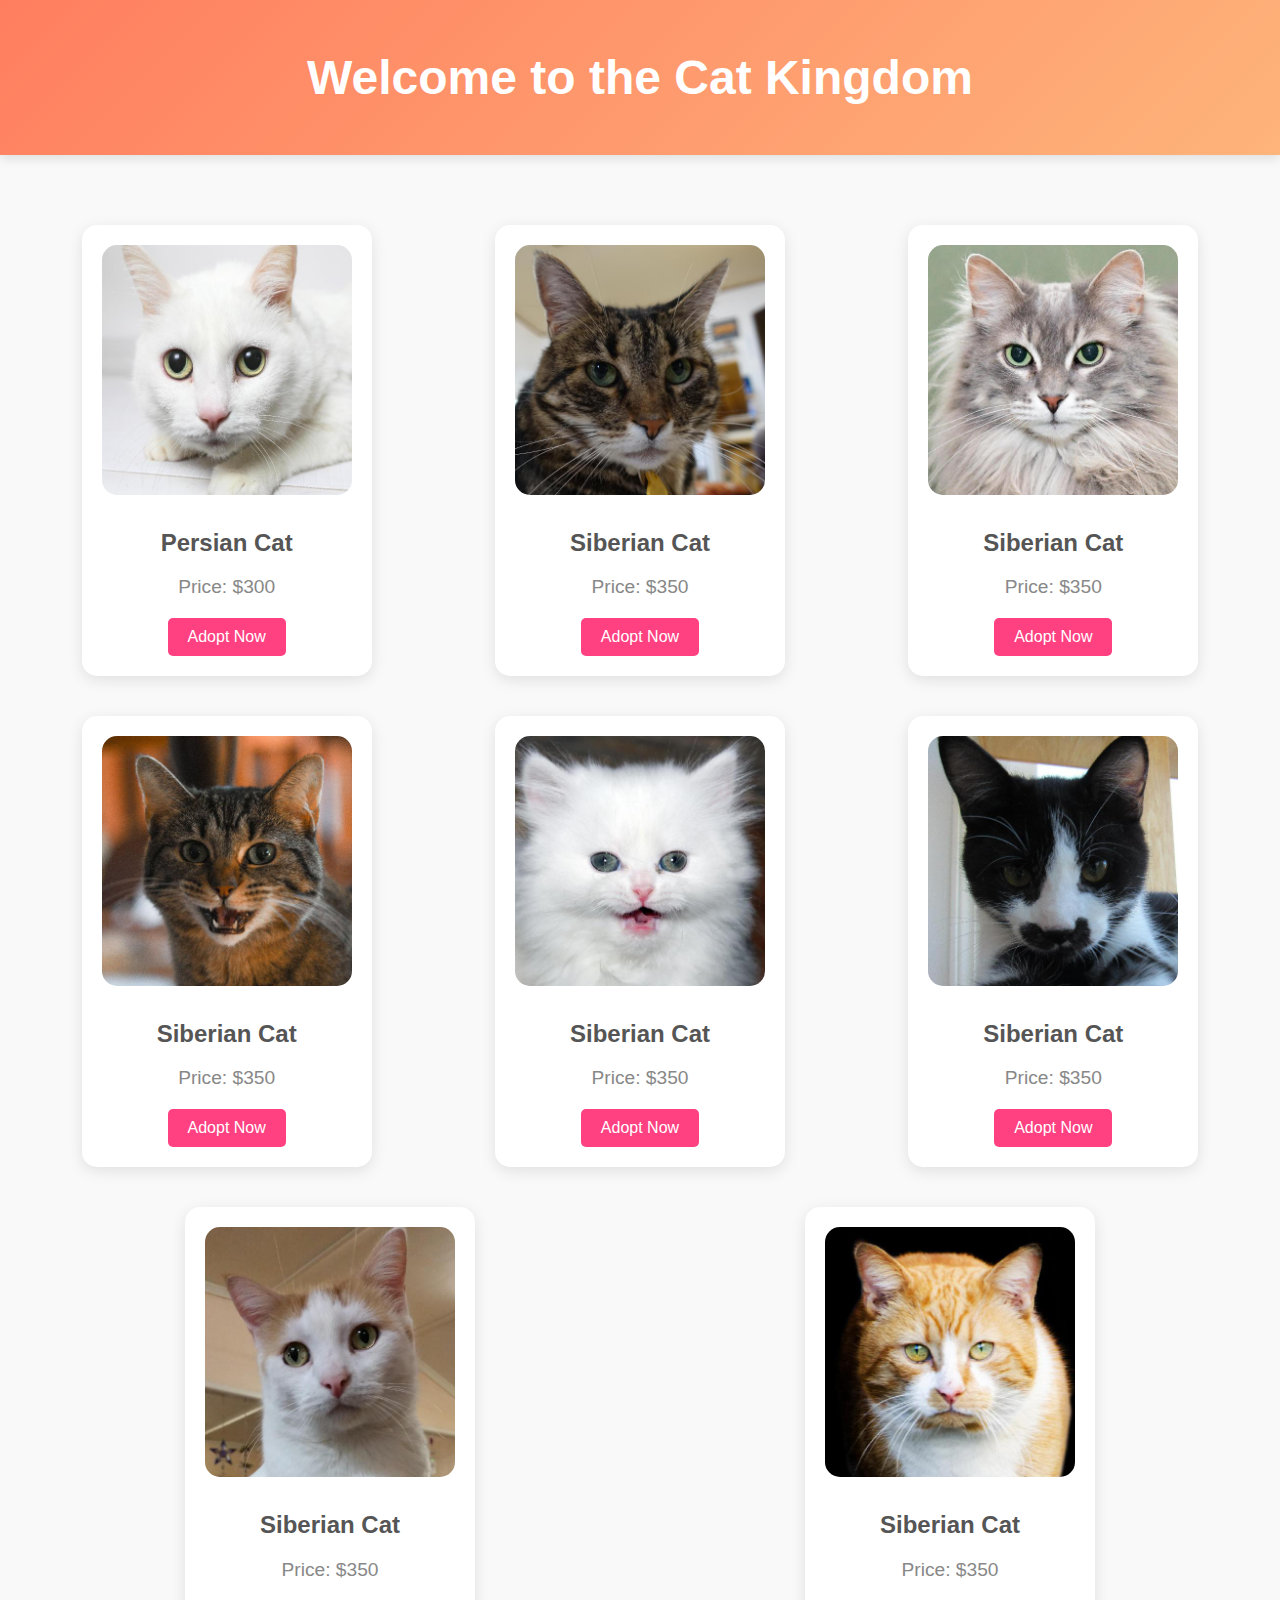
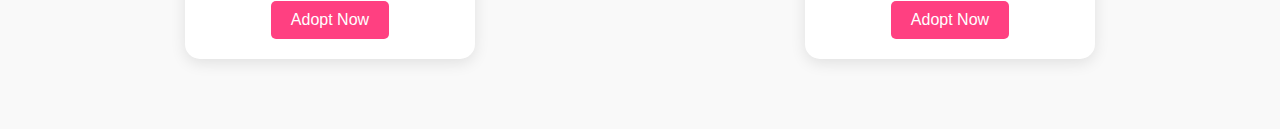
<file: cats.html>
<!DOCTYPE html>
<html lang="en">
<head>
    <meta charset="UTF-8">
    <meta name="viewport" content="width=device-width, initial-scale=1.0">
    <title>Cats</title>
    <link rel="stylesheet" href="css/animals.css"> <!-- Same CSS for animals -->
</head>
<body>
    <header class="header">
        <h1>Welcome to the Cat Kingdom</h1>
    </header>
    
    <section class="animals-section">
        <div class="animal-card">
            <img src="images/d7495feb-0ed3-45fb-8536-429c404f961f.jpg" alt="Cat 1">
            <h3>Persian Cat</h3>
            <p>Price: $300</p>
            <button class="btn">Adopt Now</button>
        </div>
        <div class="animal-card">
            <img src="images/flickr_cat_000021.jpg" alt="Cat 2">
            <h3>Siberian Cat</h3>
            <p>Price: $350</p>
            <button class="btn">Adopt Now</button>
        </div>
        <div class="animal-card">
            <img src="images/flickr_cat_000244.jpg" alt="Cat 2">
            <h3>Siberian Cat</h3>
            <p>Price: $350</p>
            <button class="btn">Adopt Now</button>
        </div>
        <div class="animal-card">
            <img src="images/flickr_cat_000421.jpg" alt="Cat 2">
            <h3>Siberian Cat</h3>
            <p>Price: $350</p>
            <button class="btn">Adopt Now</button>
        </div>
        <div class="animal-card">
            <img src="images/75ca4ddb-342e-4741-a08a-242c81e31773.jpg" alt="Cat 2">
            <h3>Siberian Cat</h3>
            <p>Price: $350</p>
            <button class="btn">Adopt Now</button>
        </div>
        <div class="animal-card">
            <img src="images/flickr_cat_000466.jpg" alt="Cat 2">
            <h3>Siberian Cat</h3>
            <p>Price: $350</p>
            <button class="btn">Adopt Now</button>
        </div>
        <div class="animal-card">
            <img src="images/pixabay_cat_002095.jpg" alt="Cat 2">
            <h3>Siberian Cat</h3>
            <p>Price: $350</p>
            <button class="btn">Adopt Now</button>
        </div>
        <div class="animal-card">
            <img src="images/pixabay_cat_001597.jpg" alt="Cat 2">
            <h3>Siberian Cat</h3>
            <p>Price: $350</p>
            <button class="btn">Adopt Now</button>
        </div>
        
        <!-- Add more cats -->
    </section>
</body>
</html>
</file>
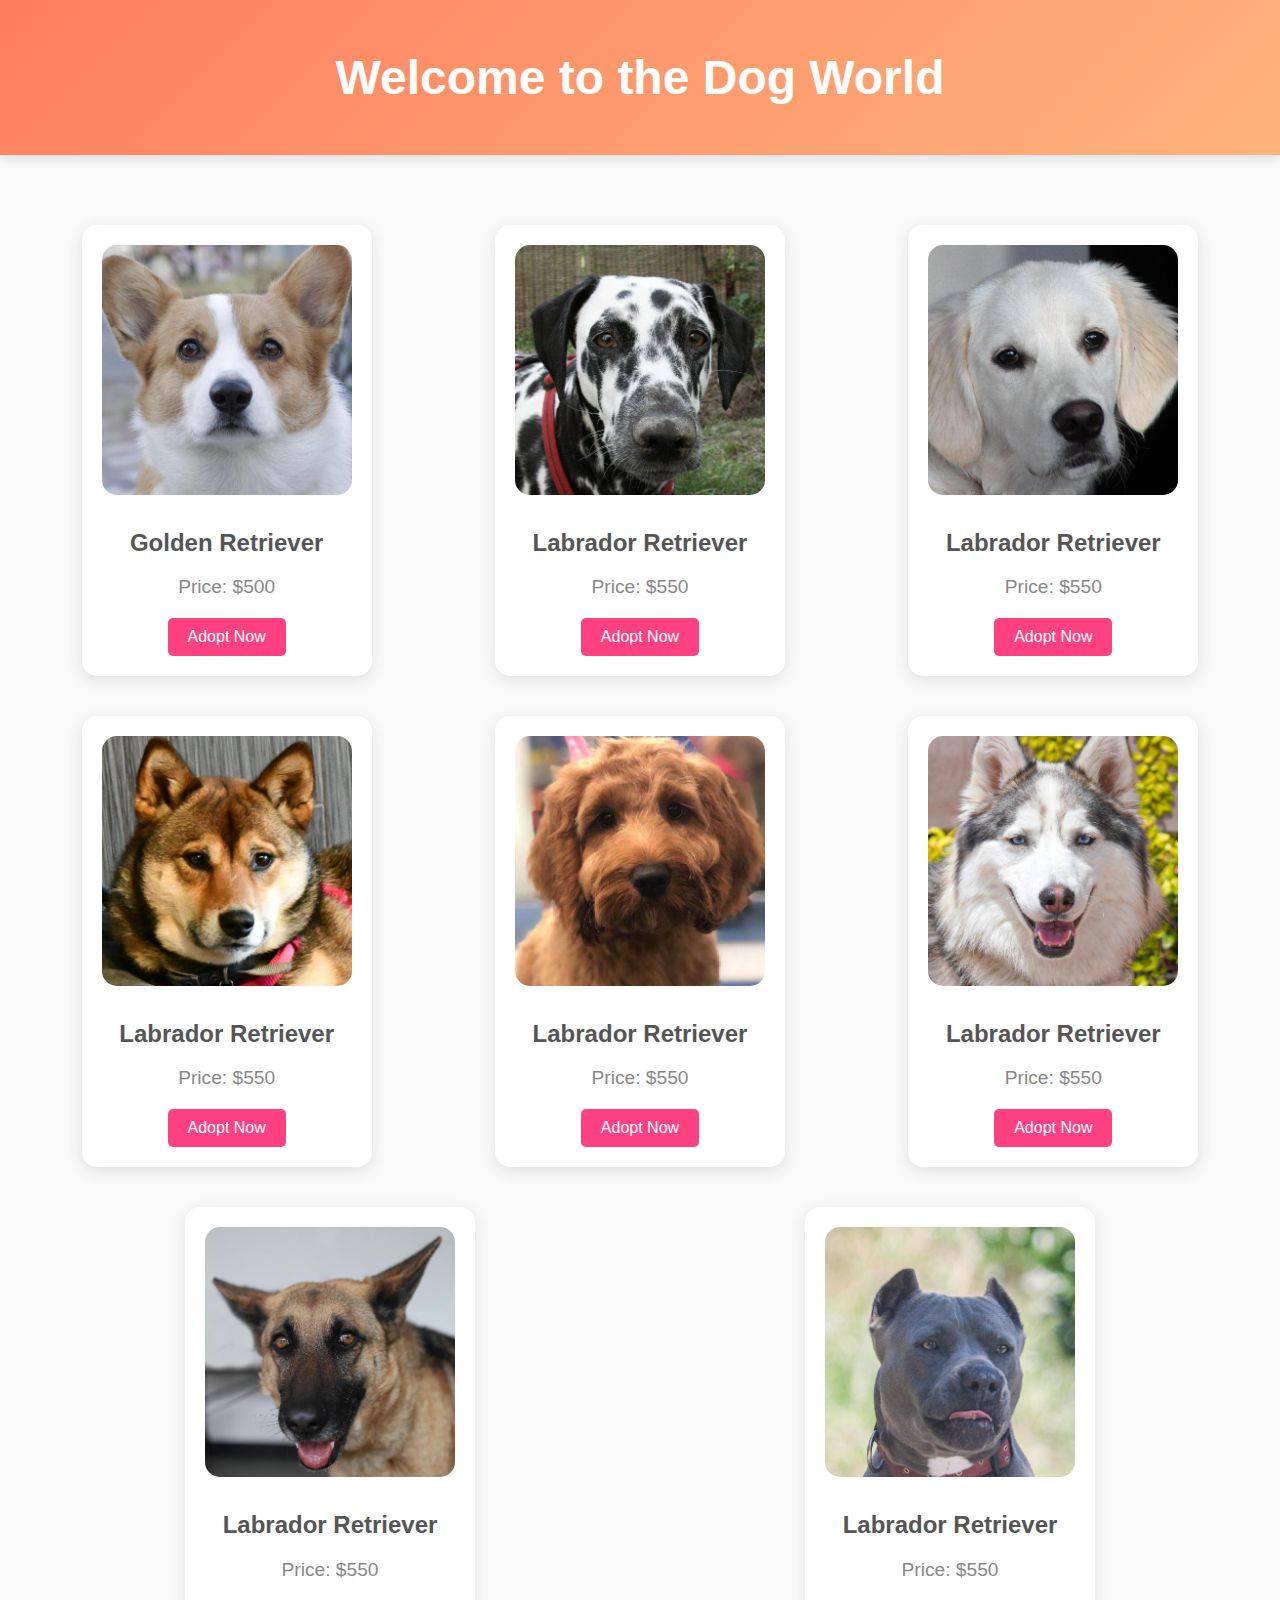
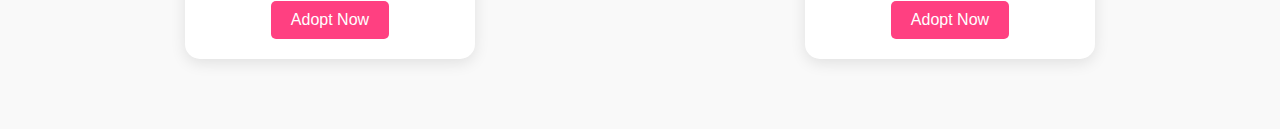
<file: dogs.html>
<!DOCTYPE html>
<html lang="en">
<head>
    <meta charset="UTF-8">
    <meta name="viewport" content="width=device-width, initial-scale=1.0">
    <title>Dogs</title>
    <link rel="stylesheet" href="css/animals.css"> <!-- Separate CSS for animals -->
</head>
<body>
    <header class="header">
        <h1>Welcome to the Dog World</h1>
    </header>
    
    <section class="animals-section">
        <div class="animal-card">
            <img src="images/flickr_dog_000189.jpg" alt="Dog 1">
            <h3>Golden Retriever</h3>
            <p>Price: $500</p>
            <button class="btn">Adopt Now</button>
        </div>
        <div class="animal-card">
            <img src="images/flickr_dog_000351.jpg" alt="Dog 2">
            <h3>Labrador Retriever</h3>
            <p>Price: $550</p>
            <button class="btn">Adopt Now</button>
        </div>
        <div class="animal-card">
            <img src="images/flickr_dog_000558.jpg" alt="Dog 2">
            <h3>Labrador Retriever</h3>
            <p>Price: $550</p>
            <button class="btn">Adopt Now</button>
        </div>
        <div class="animal-card">
            <img src="images/flickr_dog_000069.jpg" alt="Dog 2">
            <h3>Labrador Retriever</h3>
            <p>Price: $550</p>
            <button class="btn">Adopt Now</button>
        </div>
        <div class="animal-card">
            <img src="images/flickr_dog_000740.jpg" alt="Dog 2">
            <h3>Labrador Retriever</h3>
            <p>Price: $550</p>
            <button class="btn">Adopt Now</button>
        </div>
        <div class="animal-card">
            <img src="images/flickr_dog_000838.jpg" alt="Dog 2">
            <h3>Labrador Retriever</h3>
            <p>Price: $550</p>
            <button class="btn">Adopt Now</button>
        </div>
        <div class="animal-card">
            <img src="images/flickr_dog_000180.jpg" alt="Dog 2">
            <h3>Labrador Retriever</h3>
            <p>Price: $550</p>
            <button class="btn">Adopt Now</button>
        </div>
        <div class="animal-card">
            <img src="images/flickr_dog_000017.jpg" alt="Dog 2">
            <h3>Labrador Retriever</h3>
            <p>Price: $550</p>
            <button class="btn">Adopt Now</button>
        </div>


        <!-- Add more dogs -->
    </section>
</body>
</html>
</file>
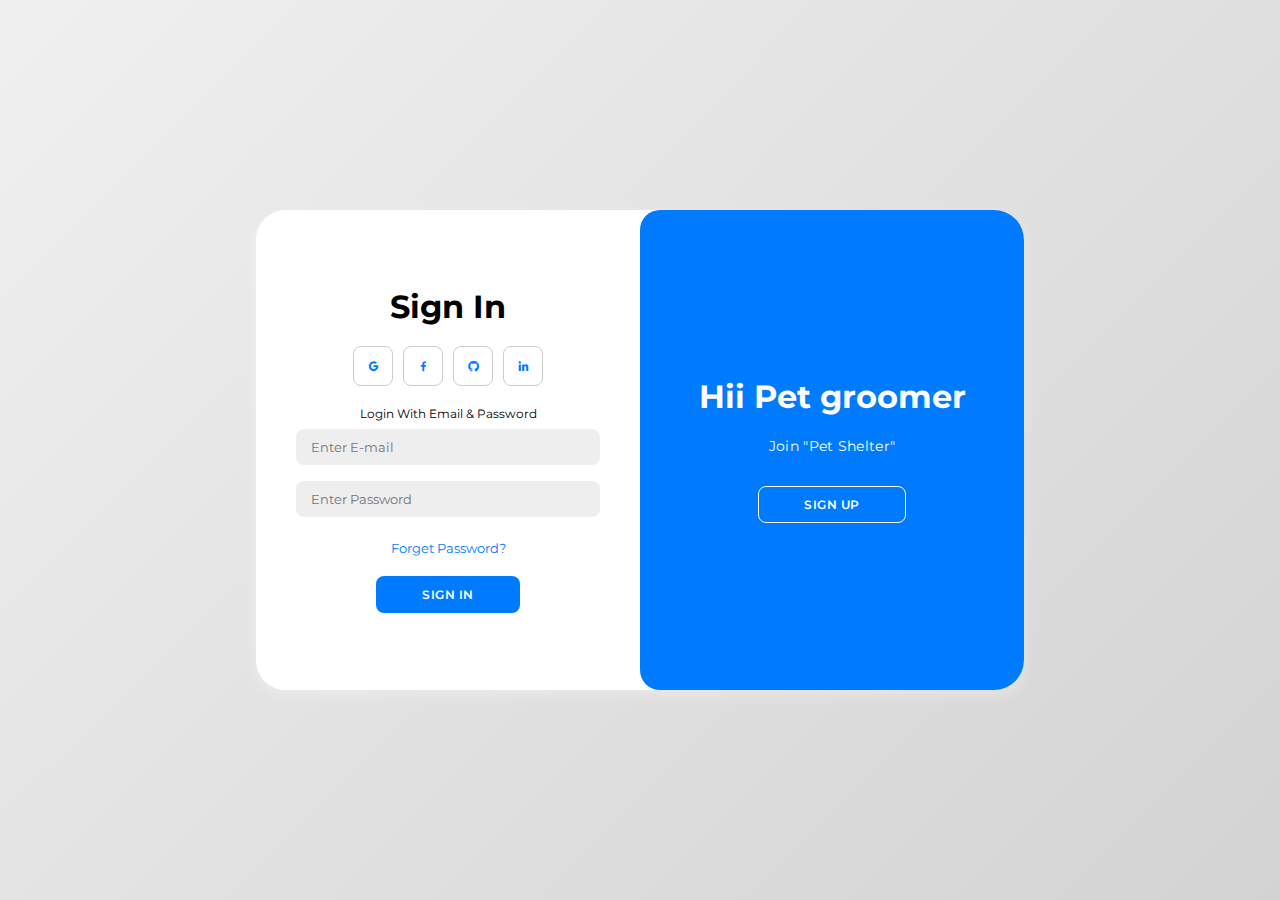
<file: Login&Register.html>
<!DOCTYPE html>
<html lang="en">

<head>
    <meta charset="UTF-8">
    <meta name="viewport" content="width=device-width, initial-scale=1.0">

    <link rel="stylesheet" href="css/Login.css">

    <link href='https://unpkg.com/boxicons@2.1.4/css/boxicons.min.css' rel='stylesheet'>        <!--https://boxicons.com/ -->

    <title>Login & Register Page</title>
</head>

<body>

    <div class="container" id="container">
        <div class="form-container sign-up">
            <form>
                <h1>Create Account</h1>
                <div class="social-icons">
                    <a href="#" class="icons"><i class='bx bxl-google'></i></a>
                    <a href="#" class="icons"><i class='bx bxl-facebook'></i></a>
                    <a href="#" class="icons"><i class='bx bxl-github'></i></a>
                    <a href="#" class="icons"><i class='bx bxl-linkedin'></i></a>
                </div>
                <span>Register with E-mail</span>
                <input type="text" placeholder="Name" required>
                <input type="email" placeholder="Enter E-mail" required>
                <input type="password" placeholder="Enter Password" required>
                <button type="submit">Sign Up</button>
            </form>
        </div>


        <div class="form-container sign-in">
            <form>
                <h1>Sign In</h1>
                <div class="social-icons">
                    <a href="#" class="icons"><i class='bx bxl-google'></i></a>
                    <a href="#" class="icons"><i class='bx bxl-facebook'></i></a>
                    <a href="#" class="icons"><i class='bx bxl-github'></i></a>
                    <a href="#" class="icons"><i class='bx bxl-linkedin'></i></a>
                </div>
                <span>Login With Email & Password</span>
                <input type="email" placeholder="Enter E-mail" required>
                <input type="password" placeholder="Enter Password" required>
                <a href="#">Forget Password?</a>
                <button type="submit">Sign In</button>
            </form>
        </div>


        <div class="toggle-container">
            <div class="toggle">
                <div class="toggle-panel toggle-left">
                    <h1>Welcome To <br>Pet Shelter</h1>
                    <p>Sign in With ID & Passowrd</p>
                    <button class="hidden" id="login">Sign In</button>
                </div>
                <div class="toggle-panel toggle-right">
                    <h1>Hii Pet groomer </h1>
                    <p>Join "Pet Shelter"</p>
                    <button class="hidden" id="register">Sign Up</button>
                </div>
            </div>
        </div>
    </div>

    <script src="js/script.js"></script>
</body>

</html>
</file>
<file: css/animals.css>
/* General Styling */
body {
    margin: 0;
    padding: 0;
    font-family: 'Roboto', sans-serif;
    background-color: #f9f9f9;
    color: #333;
}

/* Header Styling */
.header {
    background: linear-gradient(135deg, #ff7e5f, #feb47b); /* Smooth gradient colors */
    text-align: center;
    padding: 50px;
    box-shadow: 0px 4px 10px rgba(0, 0, 0, 0.1);
    color: #fff;
}

.header h1 {
    font-size: 3rem;
    font-weight: 700;
    margin: 0;
}

/* Animals Section */
.animals-section {
    display: flex;
    justify-content: space-around;
    flex-wrap: wrap;
    padding: 50px 20px;
}

.animal-card {
    background-color: #fff;
    border-radius: 15px;
    box-shadow: 0px 4px 15px rgba(0, 0, 0, 0.1);
    text-align: center;
    margin: 20px;
    padding: 20px;
    width: 250px;
    transition: transform 0.3s ease, box-shadow 0.3s ease;
}

.animal-card:hover {
    transform: translateY(-10px);
    box-shadow: 0px 8px 25px rgba(0, 0, 0, 0.2);
}

.animal-card img {
    width: 100%;
    border-radius: 15px;
    margin-bottom: 20px;
}

.animal-card h3 {
    font-size: 1.5rem;
    margin: 10px 0;
    color: #555;
}

.animal-card p {
    font-size: 1.2rem;
    color: #888;
    margin-bottom: 20px;
}

/* Button Styling */
.btn {
    background-color: #ff4081;
    color: #fff;
    padding: 10px 20px;
    border: none;
    border-radius: 5px;
    cursor: pointer;
    font-size: 1rem;
    transition: background-color 0.3s ease;
}

.btn:hover {
    background-color: #e7356e;
}
</file>
<file: css/Login.css>
@import url('https://fonts.googleapis.com/css2?family=Montserrat:wght@300;400;500;600;700&display=swap');

*{
    margin: 0;
    padding: 0;
    box-sizing: border-box;
    font-family: 'Montserrat', sans-serif;
}

body{
    background: linear-gradient(135deg, #f0f0f0, #d3d3d3); /* Change to match your site's color scheme */
    display: flex;
    align-items: center;
    justify-content: center;
    flex-direction: column;
    height: 100vh;
}
.container{
    background-color: #fff;
    border-radius: 30px;
    box-shadow: 0 5px 15px rgba(255, 255, 255, 0.35);
    position: relative;
    overflow: hidden;
    width: 768px;
    max-width: 100%;
    min-height: 480px;
}

.container p{
    font-size: 14px;
    line-height: 20px;
    letter-spacing: 0.3px;
    margin: 20px 0;
}

.container span{
    font-size: 12px;
}

.container a{
    color: #007bff;
    font-size: 13px;
    text-decoration: none;
    margin: 15px 0 10px;
}

.container button{
    background-color: #007bff; /* Replace with your site's primary color */
    color: #fff;
    font-size: 12px;
    padding: 10px 45px;
    border: 1px solid transparent;
    border-radius: 8px;
    font-weight: 600;
    letter-spacing: 0.5px;
    text-transform: uppercase;
    margin-top: 10px;
    cursor: pointer;
}

.container button.hidden{
    background-color: transparent;
    border-color: #fff;
}

.container form{
    background-color: #fff;
    display: flex;
    align-items: center;
    justify-content: center;
    flex-direction: column;
    padding: 0 40px;
    height: 100%;
}

.container input{
    background-color: #eee;
    border:none;
    margin: 8px 0;
    padding: 10px 15px;
    font-size: 13px;
    border-radius: 8px;
    width: 100%;
    outline: none;
}

.form-container{
    position: absolute;
    top: 0;
    height: 100%;
    transition: all 0.6s ease-in-out;
}

.sign-in{
    left: 0;
    width: 50%;
    z-index: 2;
}

.container.active .sign-in{
    transform: translateX(100%);
}

.sign-up{
    left: 0;
    width: 50%;
    opacity: 0;
    z-index: 1;
}

.container.active .sign-up{
    transform: translateX(100%);
    opacity: 1;
    z-index: 5;
    animation: move 0.6s;
}

@keyframes move{
    0%, 49.99%{
        opacity: 0;
        z-index: 1;
    }
    50%, 100%{
        opacity: 1;
        z-index: 5;
    }
}

.social-icons{
    margin: 20px 0;
}

.social-icons a{
    border: 1px solid #ccc;
    border-radius: 20%;
    display: inline-flex;
    justify-content: center;
    align-items: center;
    margin: 0 3px;
    width: 40px;
    height: 40px;
}

.toggle-container{
    position: absolute;
    top: 0;
    left: 50%;
    width: 50%;
    height: 100%;
    overflow: hidden;
    transition: all 0.6s ease-in-out;
    border-radius: 20px;
    z-index: 1000;
}

.container.active .toggle-container{
    transform: translateX(-100%);
    border-radius: 20px;
}

.toggle{
    background-color: #007bff;
    height: 100%;
    color: #fff;
    position: relative;
    left: -100%;
    height: 100%;
    width: 200%;
    transform: translateX(0);
    transition: all 0.6s ease-in-out;
}

.container.active .toggle{
    transform: translateX(50%);
}

.toggle-panel{
    position: absolute;
    width: 50%;
    height: 100%;
    display: flex;
    align-items: center;
    justify-content: center;
    flex-direction: column;
    padding: 0 30px;
    text-align: center;
    top: 0;
    transform: translateX(0);
    transition: all 0.6s ease-in-out;
}

.toggle-left{
    transform: translateX(-200%);
}

.container.active .toggle-left{
    transform: translateX(0);
}

.toggle-right{
    right: 0;
    transform: translateX(0);
}
.alert {
    color: rgb(208, 53, 53);
    font-size: 12px;
    margin-top: 10px;
}

.container button:hover {
    background-color: #007bff;
    transform: scale(1.05);
}

.social-icons a:hover {
    background-color: #0056b3; /* Adjust to a slightly darker shade of your site's primary color */
    color: #fff;
    transition: all 0.3s ease;
}
</file>
